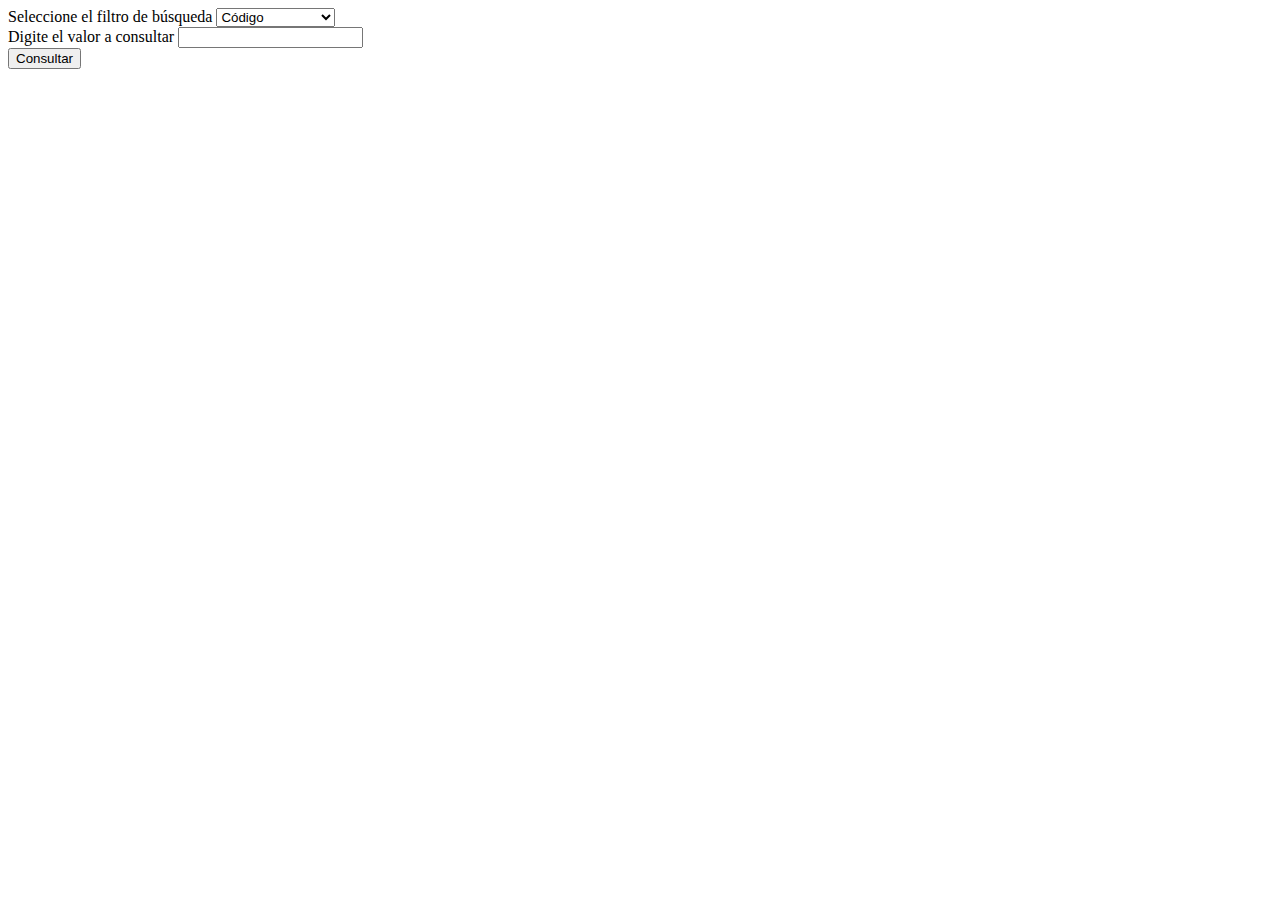
<file: views/buscador_usuarios.html>
<!DOCTYPE html>
<html lang="en">
<head>
    <meta charset="UTF-8">
    <meta name="viewport" content="width=device-width, initial-scale=1.0">
</head>
<body>
    <section>
        <form action="" method="post">
            <div class="mb-3">
                <label for="exampleInputEmail1" class="form-label">Seleccione el filtro de búsqueda</label>
                <select name="dato" class="form-control">
                    <option value="id">Código</option>
                    <option value="cedula">Documento</option>
                    <option value="nombre">Nombre</option>
                    <option value="rol_id">Perfil de usuario</option>
                </select>            
            </div>

            <div class="mb-3">
                <label for="exampleInputEmail1" class="form-label">Digite el valor a consultar</label>
                <input name="valor" type="text" class="form-control" id="exampleInputEmail1" aria-describedby="emailHelp">
            </div>

            <button type="submit" class="btn btn-primary">Consultar</button>
        </form>
    </section>
</body>
</html>
</file>
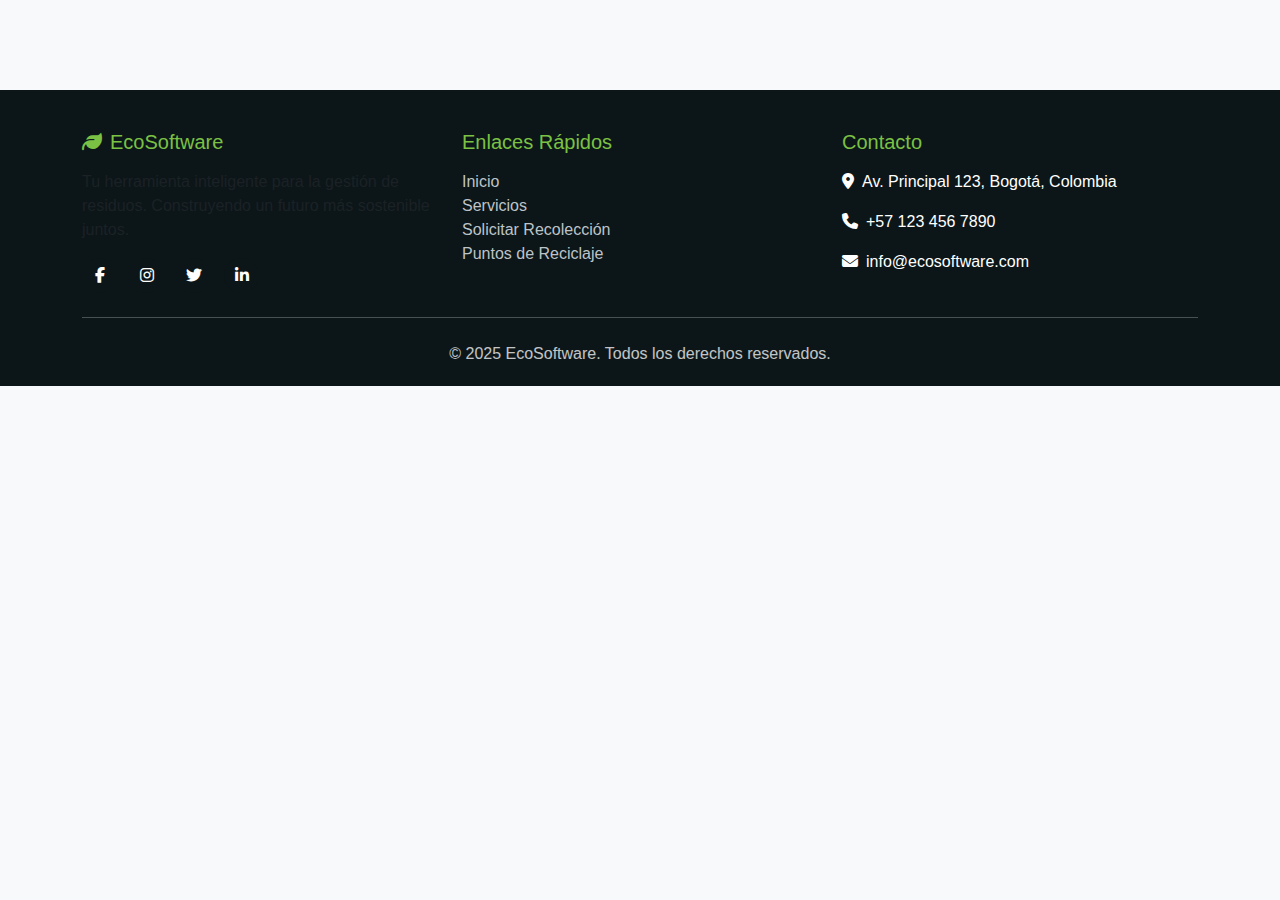
<file: views/footer.html>
<!DOCTYPE html>
<html lang="es">
<head>
    <meta charset="UTF-8">
    <meta name="viewport" content="width=device-width, initial-scale=1.0">
    <title>EcoSoftware</title>
    <link rel="icon" href="img/favicon.png" type="image/x-icon">
    <link href="https://cdnjs.cloudflare.com/ajax/libs/bootstrap/5.3.0/css/bootstrap.min.css" rel="stylesheet">
    <link href="https://cdnjs.cloudflare.com/ajax/libs/font-awesome/6.4.0/css/all.min.css" rel="stylesheet">
    <link rel="stylesheet" href="css/global.css">
</head>
<body>


    <!-- Footer -->
    <footer id="contacto" class="footer">
        <div class="container">
            <div class="row g-4">
                <div class="col-lg-4">
                    <h5><i class="fas fa-leaf me-2"></i>EcoSoftware</h5>
                    <p class="text-muted">Tu herramienta inteligente para la gestión de residuos. Construyendo un futuro más sostenible juntos.</p>
                    <div class="social-links">
                        <a href="#"><i class="fab fa-facebook-f"></i></a>
                        <a href="#"><i class="fab fa-instagram"></i></a>
                        <a href="#"><i class="fab fa-twitter"></i></a>
                        <a href="#"><i class="fab fa-linkedin-in"></i></a>
                    </div>
                </div>
                
                <div class="col-lg-4">
                    <h5>Enlaces Rápidos</h5>
                    <ul class="list-unstyled">
                        <li><a href="#inicio">Inicio</a></li>
                        <li><a href="#servicios">Servicios</a></li>
                        <li><a href="404.html">Solicitar Recolección</a></li>
                        <li><a href="500.html">Puntos de Reciclaje</a></li>
                    </ul>
                </div>
                
                <div class="col-lg-4">
                    <h5>Contacto</h5>
                    <div class="contact-info">
                        <p><i class="fas fa-map-marker-alt me-2"></i>Av. Principal 123, Bogotá, Colombia</p>
                        <p><i class="fas fa-phone me-2"></i>+57 123 456 7890</p>
                        <p><i class="fas fa-envelope me-2"></i>info@ecosoftware.com</p>
                    </div>
                </div>
            </div>
            
            <hr class="my-4 opacity-25">
            
            <div class="text-center">
                <p class="mb-0 opacity-75">&copy; 2025 EcoSoftware. Todos los derechos reservados.</p>
            </div>
        </div>
    </footer>

    <!-- Bootstrap JS -->
    <script src="https://cdnjs.cloudflare.com/ajax/libs/bootstrap/5.3.0/js/bootstrap.bundle.min.js"></script>
</body>
</html>
</file>
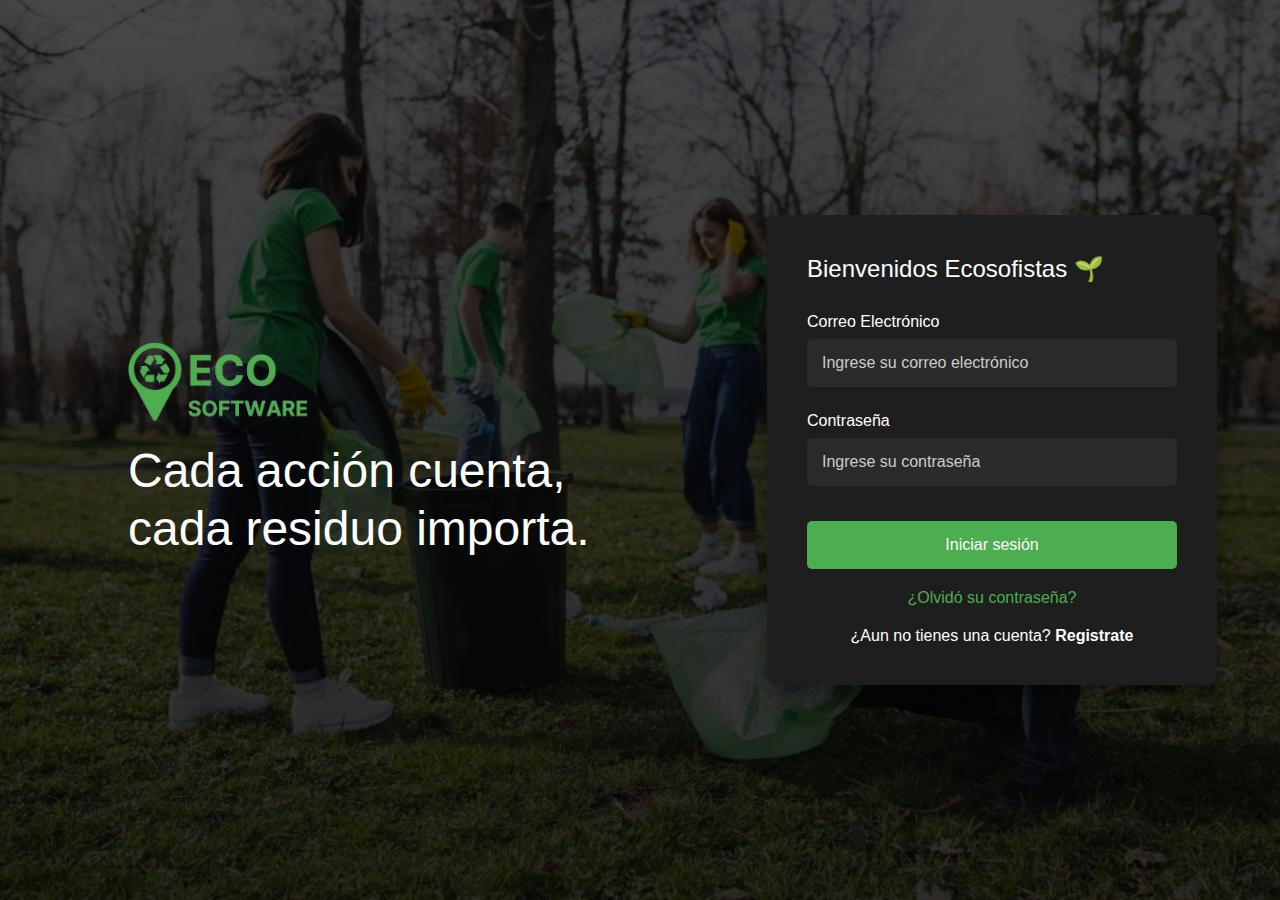
<file: views/login.html>
<!DOCTYPE html>
<html lang="es">

<head>
    <meta charset="UTF-8">
    <!-- Configura el ancho para dispositivos móviles -->
    <meta name="viewport" content="width=device-width, initial-scale=1.0">
    <title>Login - EcoSoftware</title>

    <!-- Íconos de FontAwesome -->
    <link rel="stylesheet" href="https://cdnjs.cloudflare.com/ajax/libs/font-awesome/6.5.0/css/all.min.css">
    
    <!-- Enlace al archivo CSS personalizado -->
    <link rel="stylesheet" href="css/login.css">
</head>

<!-- Fondo con imagen oscurecida -->
<body style="background-image: linear-gradient(rgba(0, 0, 0, 0.7), rgba(0, 0, 0, 0.8)),url('img/login2.jpg');">

    <div class="container">
        <!-- Sección izquierda con logo y frase -->
        <div class="logo-section">
            <div class="logo">
                <div class="logo-box">
                    <img src="img/logo3.png" alt="Logo de EcoSoftware" class="logo-image">
                </div>
            </div>
            <div class="title">
                <h1>Cada acción cuenta,<br>cada residuo importa.</h1>
            </div>
        </div>

        <!-- Sección derecha con el formulario -->
        <div class="login-container">
            <div class="login-form">
                <h2>Bienvenidos Ecosofistas 🌱</h2>

                <!-- Formulario de inicio de sesión -->
                <form action="../controllers/usuarios/loginControlador.php" method="POST">

                    <!-- Campo de correo -->
                    <div class="form-group">
                        <label for="email">Correo Electrónico</label>
                        <input type="email" id="email" name="correo" placeholder="Ingrese su correo electrónico" required>
                    </div>

                    <!-- Campo de contraseña con opción de mostrar/ocultar -->
                    <div class="form-group">
                        <label for="password">Contraseña</label>
                        <input type="password" id="password" name="contraseña" placeholder="Ingrese su contraseña" required>
                        
                    </div>

                    <!-- Botón para iniciar sesión -->
                    <button class="login-button" type="submit">
                        Iniciar sesión
                    </button>
                </form>

                <!-- Enlace para recuperar contraseña -->
                <div class="forgot-password">
                    <a href="contraseña.html">¿Olvidó su contraseña?</a>
                </div>

                <!-- Enlace para ir al formulario de registro -->
                <div class="account-message">
                    <a href="registro.html">¿Aun no tienes una cuenta? <b>Registrate</b></a>
                </div>
            </div>
        </div>
    </div>
</body>

</html>
</file>
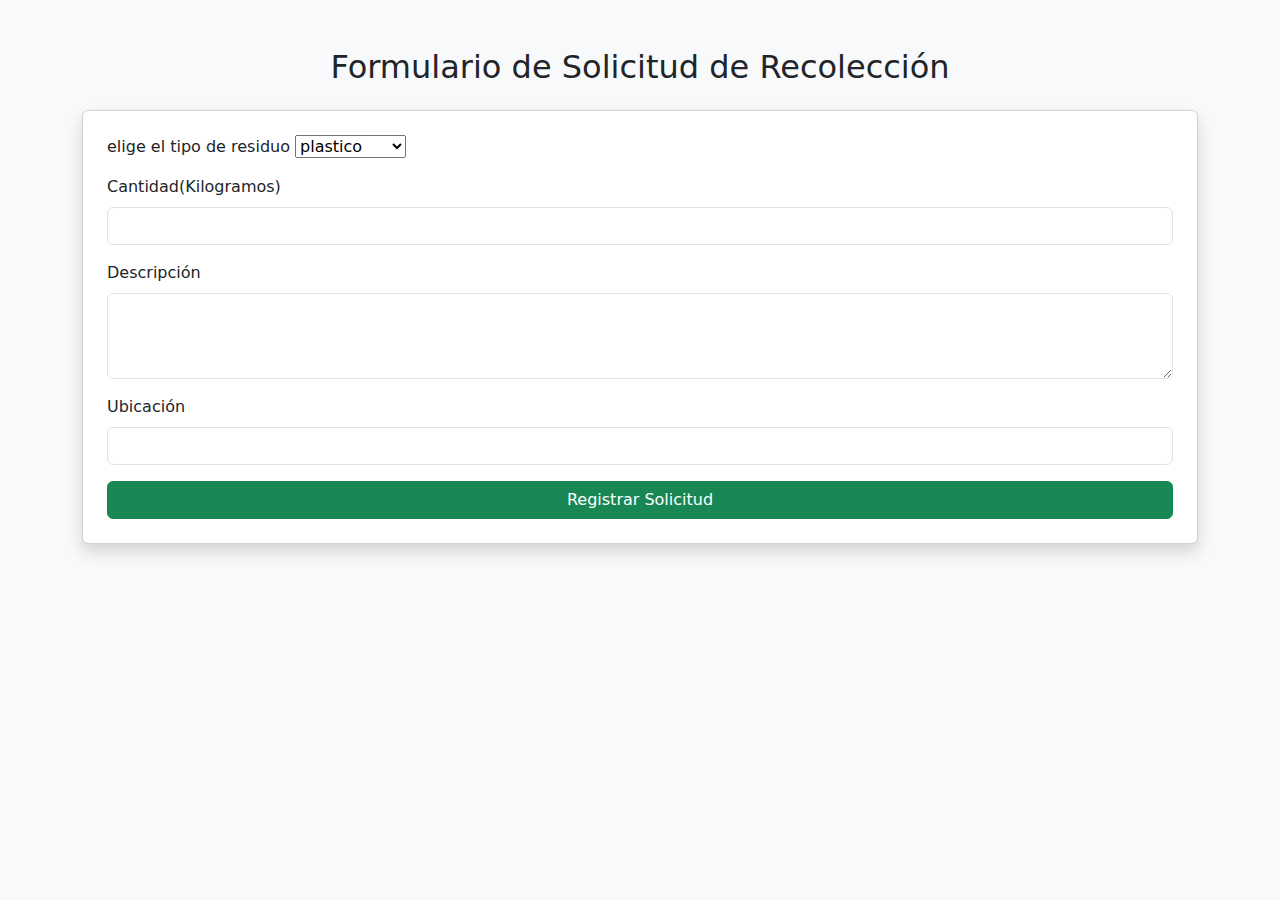
<file: views/solicitudRecoleccion.html>
<!DOCTYPE html>
<html lang="es">
<head>
    <meta charset="UTF-8">
    <title>Registro de Solicitud de Recolección</title>
    <link rel="stylesheet" href="https://cdn.jsdelivr.net/npm/bootstrap@5.3.2/dist/css/bootstrap.min.css">
</head>
<body class="bg-light">
    <div class="container mt-5">
        <h2 class="mb-4 text-center">Formulario de Solicitud de Recolección</h2>
        <form action="../controllers/solicitudRecoleccionControlador.php" method="POST" class="card p-4 shadow">
            <div class="mb-3">
                <label for="a" class="for">elige el tipo de residuo</label>
                <select name="tipo_res" id="a">
                    <option value="plastico"> plastico</option>
                    <option value="carton" class="name"> carton</option>
                    <option value="vidrio" class="name">vidrio</option>
                    <option value="metal" class="name">metal</option>
                    <option value="papel" class="name"> papel</option>
                    <option value="orgánico" class="name"> orgánico</option>
                    <option value="electrónico" class="name"> electrónico</option>              
                    <option value="otro" class="name"> otro</option>

                </select>
            </div>
            <div class="mb-3">
                <label for="cantidad" class="form-label">Cantidad(Kilogramos)</label>
                <input type="number" class="form-control" id="cantidad" name="cantidad" required>
            </div>
            <div class="mb-3">
                <label for="descripcion" class="form-label">Descripción</label>
                <textarea class="form-control" id="descripcion" name="descripcion" rows="3" required></textarea>
            </div>
            <div class="mb-3">
                <label for="ubicacion" class="form-label">Ubicación</label>
                <input type="text" class="form-control" id="ubicacion" name="ubicacion" required>
            </div>
            <button type="submit" name="registrar" class="btn btn-success w-100">Registrar Solicitud</button>
        </form>
    </div>
</body>
</html
</file>
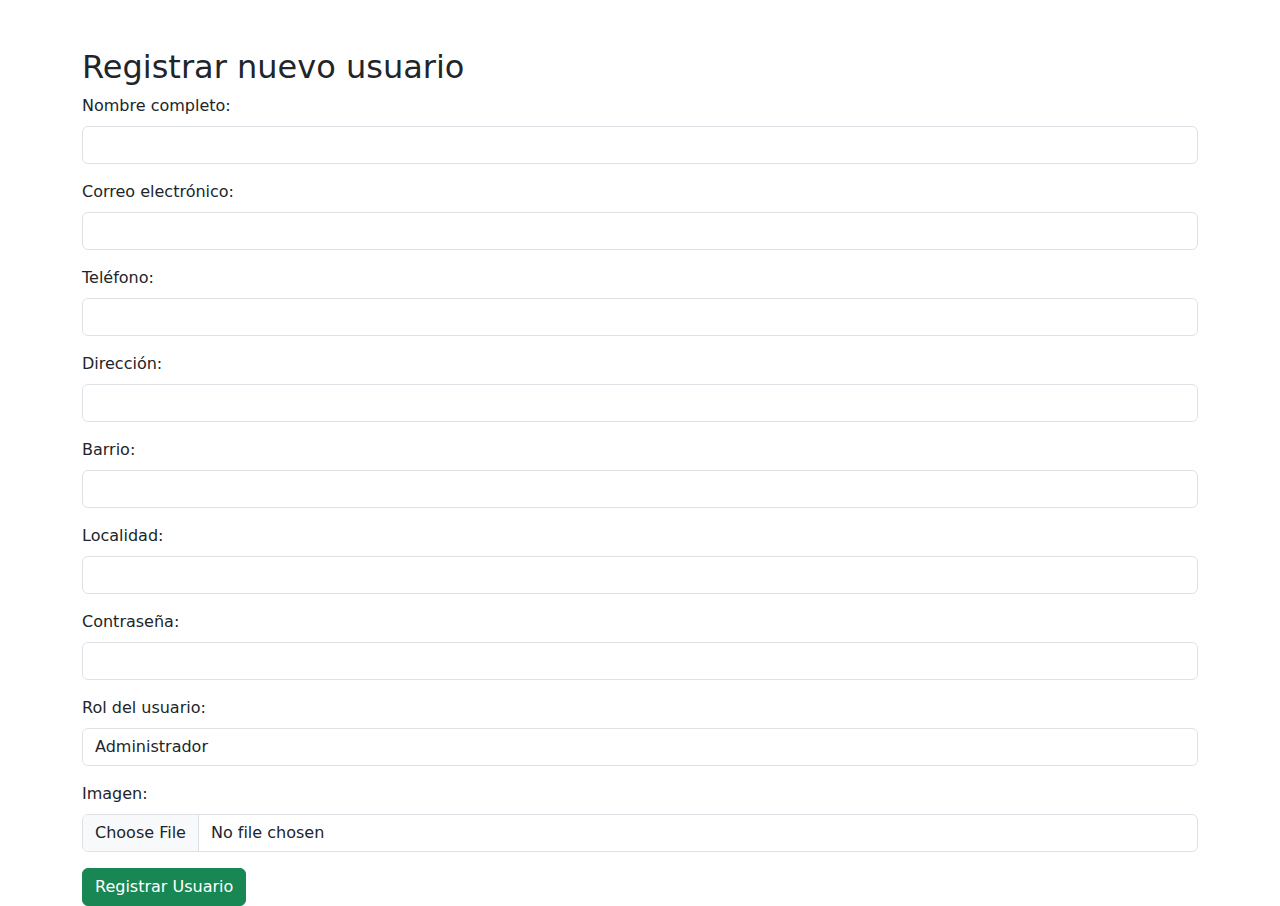
<file: views/usuarios_registro.html>
<!DOCTYPE html>
<html lang="es">
<head>
  <meta charset="UTF-8" />
  <meta name="viewport" content="width=device-width, initial-scale=1.0" />
  <title>Registrar Usuario - EcoSoftware</title>
  <link href="https://cdn.jsdelivr.net/npm/bootstrap@5.3.7/dist/css/bootstrap.min.css" rel="stylesheet" />
</head>
<body class="container mt-5">

  <h2>Registrar nuevo usuario</h2>

  <form action="../controllers/registrarUsuarios.php" method="post" enctype="multipart/form-data">
    <div class="mb-3">
      <label class="form-label">Nombre completo:</label>
      <input name="nombre" type="text" class="form-control" required>
    </div>

    <div class="mb-3">
      <label class="form-label">Correo electrónico:</label>
      <input name="correo" type="email" class="form-control" required>
    </div>

    <div class="mb-3">
      <label class="form-label">Teléfono:</label>
      <input name="telefono" type="number" class="form-control" required>
    </div>

    <div class="mb-3">
      <label class="form-label">Dirección:</label>
      <input name="direccion" type="text" class="form-control" required>
    </div>

    <div class="mb-3">
      <label class="form-label">Barrio:</label>
      <input name="barrio" type="text" class="form-control" required>
    </div>

    <div class="mb-3">
      <label class="form-label">Localidad:</label>
      <input name="localidad" type="text" class="form-control" required>
    </div>

    <div class="mb-3">
      <label class="form-label">Contraseña:</label>
      <input name="contraseña" type="password" class="form-control" required>
    </div>

    <div class="mb-3">
      <label class="form-label">Rol del usuario:</label>
      <select name="tipo_rol" class="form-control" required>
        <option value="1">Administrador</option>
        <option value="2">Ciudadano</option>
        <option value="3">Empresa</option>
        <option value="4">Reciclador</option>
      </select>
    </div>

    <div class="mb-3">
      <label class="form-label">Imagen:</label>
      <input name="imagen" type="file" class="form-control" accept="image/*">
    </div>

    <button type="submit" name="registrar" class="btn btn-success">Registrar Usuario</button>
  </form>

</body>
</html>
</file>
<file: views/css/global.css>
/* global.css */
@import url('variables.css');

body {
    background-color: var(--gray-light);
    font-family: var(--font-main);
    color: #333;
    padding-top: 90px;
}

/* Navbar */
.navbar {
    background-color: #ffffff !important;
    padding: 16px 32px !important;
    z-index: 1030;
    width: 100%;
    min-width: 100%;
}

.navbar .container-fluid {
    max-width: none;
    width: 100%;
    padding-left: 32px;
    padding-right: 32px;
}

.navbar-brand img {
    width: 100px;
    height: auto;
}

.navbar-nav .nav-link {
    color: var(--text-dark);
    transition: color 0.3s ease;
}

.navbar-nav .nav-link.active,
.navbar-nav .nav-link:hover {
    color: var(--primary-hover) !important;
    font-weight: bold;
}

/* Botones */
.btn-outline-success {
    border-color: var(--primary);
    color: var(--primary);
    transition: all 0.3s ease;
    border-radius: 8px;
}

.btn-outline-success:hover,
.btn-success {
    background-color: var(--primary) !important;
    border-color: var(--primary);
    color: var(--text-light);
}

.btn-green {
    background: var(--green-dark-bg);
    color: var(--text-light);
    padding: 12px 20px;
    border: none;
    border-radius: 5px;
    text-decoration: none;
    display: inline-block;
    margin-right: 15px;
    font-weight: 500;
}

.btn-primary {
    background: var(--primary) !important;
    border-color: var(--primary) !important;
    border-radius: 6px;
}

.btn-primary:hover {
    background: var(--primary-dark) !important;
    border-color: var(--primary-dark);
}

/* Hero */
.hero {
    background: var(--green-dark-bg);
    padding: 10px 0;
    min-height: 70vh;
    display: flex;
    align-items: center;
}

.hero-title {
    font-size: 3.5rem;
    font-weight: 700;
    color: var(--text-light);
    margin-bottom: 2rem;
    line-height: 1.1;
}

.hero-title .green {
    color: var(--green-accent);
}

.hero-subtitle {
    font-size: 1.25rem;
    color: var(--text-light);
    margin-bottom: 2.5rem;
    line-height: 1.5;
    max-width: 500px;
}

.btn-outline {
    background: transparent;
    color: var(--text-light);
    padding: 12px 20px;
    border: 1px solid rgba(255,255,255,0.3);
    border-radius: 5px;
    text-decoration: none;
    display: inline-block;
    font-weight: 500;
}

.hero-image {
    text-align: center;
    display: flex;
    justify-content: center;
    align-items: center;
    min-height: 500px;
}

.hero-image img {
    width: 680px;
    height: 400px;
    max-width: 100%;
}

@media (max-width: 768px) {
    .hero {
        text-align: center;
        padding: 80px 0;
    }

    .hero-title {
        font-size: 2.5rem;
    }

    .hero-image {
        margin-top: 3rem;
        min-height: 300px;
    }

    .hero-image img {
        width: 350px;
    }
}

/* Footer */
.footer {
    background: var(--green-dark-bg);
    color: var(--text-light);
    padding: 40px 0 20px;
}

.footer h5 {
    color: var(--green-accent);
    margin-bottom: 1rem;
}

.footer a {
    color: #bdc3c7;
    text-decoration: none;
}

.footer a:hover {
    color: var(--green-accent);
}

.social-links a {
    display: inline-block;
    width: 35px;
    height: 35px;
    background: var(--green-dark-bg);
    border-radius: 50%;
    text-align: center;
    line-height: 35px;
    margin-right: 8px;
    color: var(--text-light);
}
</file>
<file: views/css/login.css>
/* ============================
   PALETA DE COLORES GLOBAL
   ============================ */
   :root {
    --text-color: #ffffff; /* Blanco para textos principales */
    --text-input: #cccccc; /* Gris claro para texto de inputs */
    --background-form: #1e1e1e; /* Fondo oscuro para formularios */
    --primary-color: hsl(122, 39%, 49%); /* Verde principal */
    --sombra-container: rgba(0, 0, 0, 0.34); /* Sombra suave */
    --background-input: #2a2a2a; /* Fondo gris medio para inputs */
}

/* ============================
   ESTILOS GENERALES
   ============================ */
* {
    margin: 0;
    padding: 0;
    box-sizing: border-box;
    font-family: 'Segoe UI', Tahoma, Geneva, Verdana, sans-serif;
}

body {
    background-size: cover;
    background-position: center;
    height: 100vh;
    display: flex;
    align-items: center;
    justify-content: center;
    position: relative;
}

/* ============================
   CONTENEDORES PRINCIPALES
   ============================ */
.container {
    display: flex;
    width: 100%;
    height: 100%;
    position: relative;
    z-index: 1;
}

.logo-section {
    flex: 1;
    display: flex;
    flex-direction: column;
    justify-content: center;
    padding-left: 10%;
    color: var(--text-color); /* Texto blanco */
}

.logo {
    display: flex;
    align-items: center;
    margin-bottom: 20px;
}

.logo-box {
    width: 180px;
    height: 80px;
}

.logo-image {
    width: 100%;
    height: 100%;
}

.title h1 {
    font-size: 3rem;
    font-weight: 400;
    line-height: 1.2;
}

/* ============================
   FORMULARIO DE INICIO DE SESIÓN
   ============================ */
.login-container {
    flex: 1;
    display: flex;
    align-items: center;
    justify-content: center;
}

.login-form {
    background-color: var(--background-form);
    color: var(--text-color);
    padding: 40px;
    border-radius: 10px;
    width: 90%;
    max-width: 450px;
    box-shadow: 0 10px 25px var(--sombra-container);
}

h2 {
    font-size: 1.5rem;
    margin-bottom: 30px;
    font-weight: 500;
}

.form-group {
    margin-bottom: 25px;
}

label {
    display: block;
    margin-bottom: 8px;
    font-weight: 500;
}

input {
    width: 100%;
    padding: 15px;
    border: none;
    border-radius: 5px;
    background-color: var(--background-input);
    font-size: 1rem;
    color: var(--text-input);
}

input::placeholder {
    color: var(--text-input);
}

/* Botón de inicio de sesión */
.login-button {
    width: 100%;
    padding: 15px;
    background-color: var(--primary-color);
    color: var(--text-color);
    border: none;
    border-radius: 5px;
    font-weight: 500;
    font-size: 1rem;
    cursor: pointer;
    margin-top: 10px;
    transition: background-color 0.3s;
}

.login-button:hover {
    background-color: var(--background-form);
}

.login-button a {
    color: var(--text-color);
    text-decoration: none;
}



/* ============================
   CAMPO DE CONTRASEÑA CON ÍCONO
   ============================ */
.password-wrapper {
    position: relative;
    height: 55px; /* Altura fija para superposición de inputs */
}

.password-wrapper input.password-field {
    width: 100%;
    height: 100%;
    padding-right: 40px; /* Espacio para ícono */
    padding-left: 15px;
    border: none;
    border-radius: 5px;
    background-color: var(--background-input);
    font-size: 1rem;
    color: var(--text-input);
    position: absolute;
    top: 0;
    left: 0;
    box-sizing: border-box;
}

/* Placeholder en inputs de contraseña */
input.password-field::placeholder {
    color: var(--text-input);
}

/* Oculta campo de texto por defecto */
.visible-password {
    display: none;
}

/* Ícono de ojo */
.eye-icon {
    position: absolute;
    right: 10px;
    top: 50%;
    transform: translateY(-50%);
    cursor: pointer;
    z-index: 2;
    color: var(--text-input);
}

/* Ícono de ojo cerrado oculto por defecto */
.eye-icon i.fa-eye-slash {
    display: none;
}

/* Mostrar/ocultar campos según el estado del checkbox */
#togglePassword:checked ~ .hidden-password {
    display: none;
}

#togglePassword:checked ~ .visible-password {
    display: block;
}

/* Cambia íconos al alternar contraseña */
#togglePassword:checked ~ .eye-icon i.fa-eye {
    display: none;
}

#togglePassword:checked ~ .eye-icon i.fa-eye-slash {
    display: inline;
}

/* ============================
   OLVIDÉ MI CONTRASEÑA
   ============================ */
   .forgot-password {
    text-align: center;
    margin-top: 20px;
}

.forgot-password a {
    color: var(--primary-color);
    text-decoration: none;
}

/* ============================
   AUN NO TIENES CUENTA
   ============================ */
.account-message {
    text-align: center;
    margin-top: 20px;
}

.account-message a {
    color: var(--text-color);
    text-decoration: none;
}

/* ============================
   PIE DE PÁGINA "Powered by"
   ============================ */
.powered-by {
    display: flex;
    align-items: center;
    justify-content: center;
    margin-top: 40px;
    color: var(--text-input);
    font-size: 0.9rem;
}

.powered-logo {
    margin-right: 8px;
}

/* ============================
   RESPONSIVE PARA MÓVILES
   ============================ */
@media (max-width: 768px) {
    .container {
        flex-direction: column;
        padding: auto;
    }

    .login-form {
        width: 90%;
        padding: 30px;
    }

    .logo-section {
        padding: 40px 20px;
        align-items: center;
        text-align: center;
    }

    .title h1 {
        font-size: 2rem;
    }

    .login-container {
        padding: 20px;
    }
}
</file>
